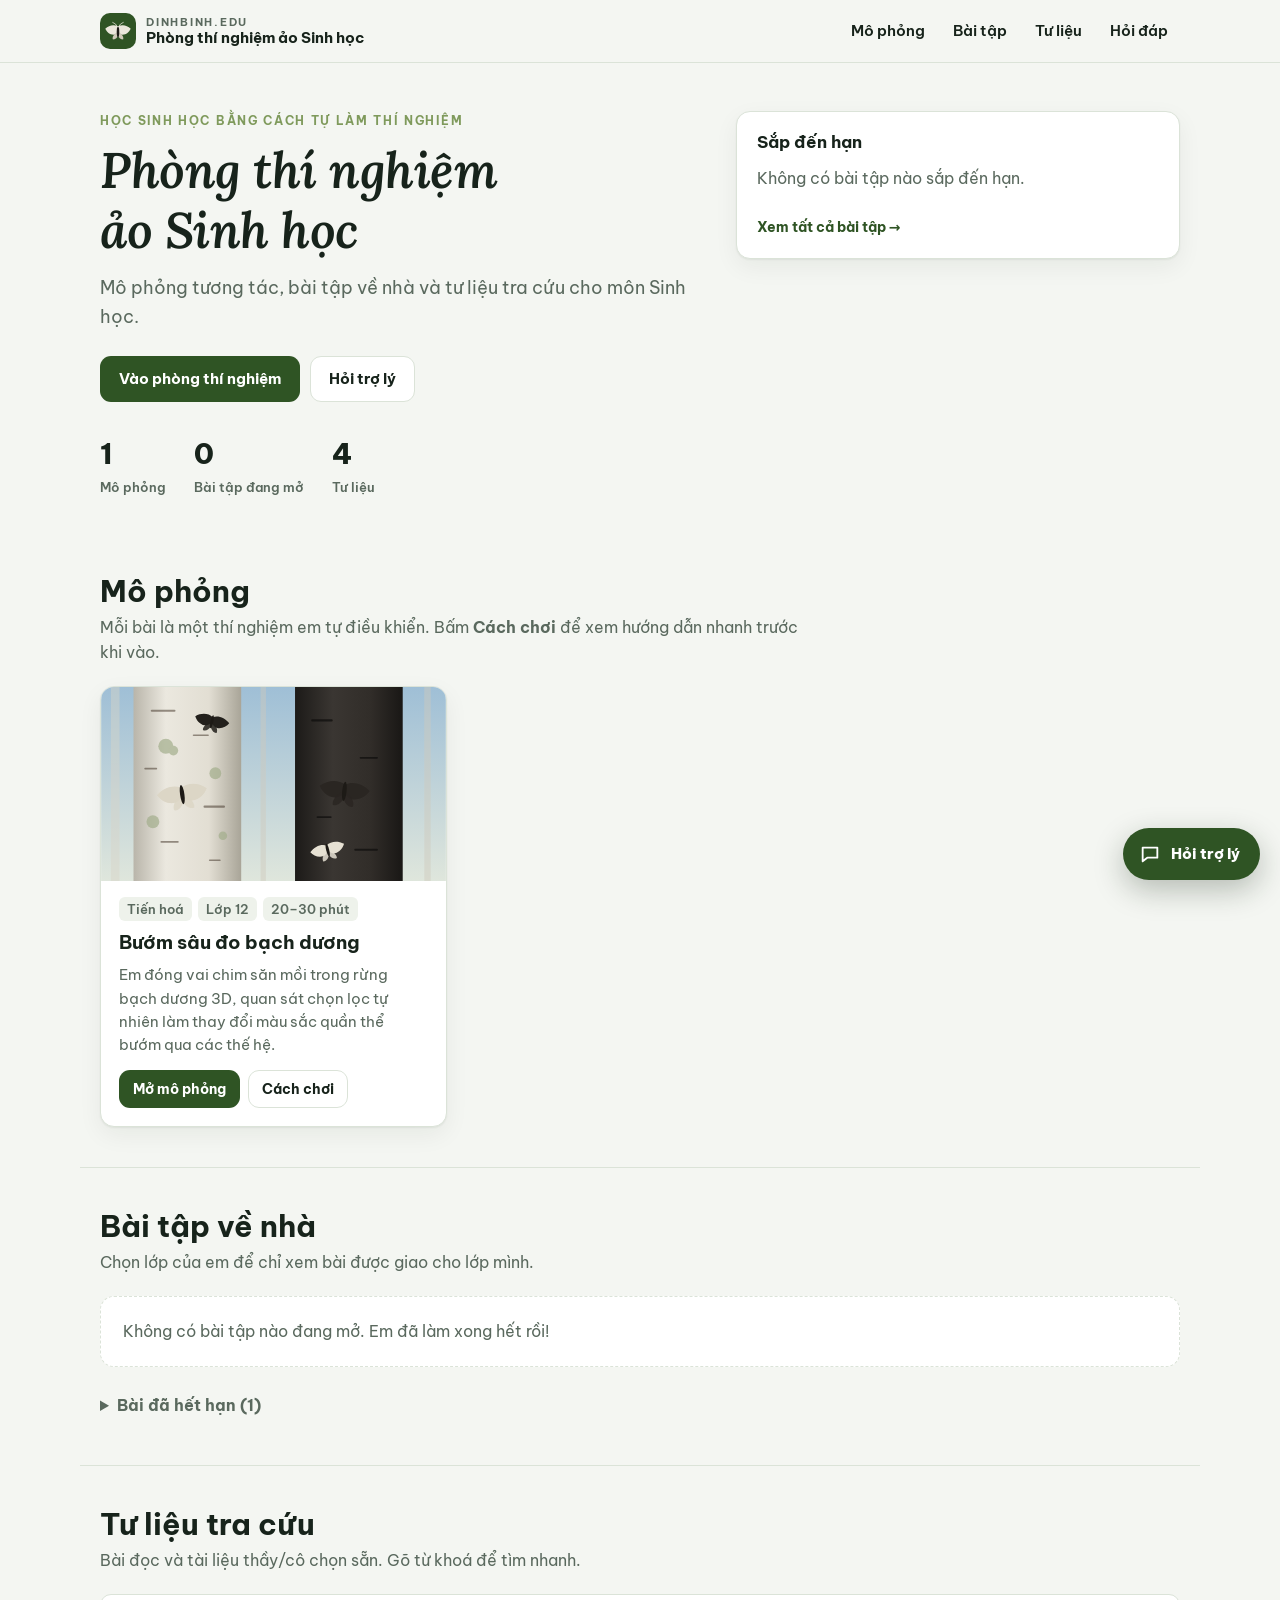
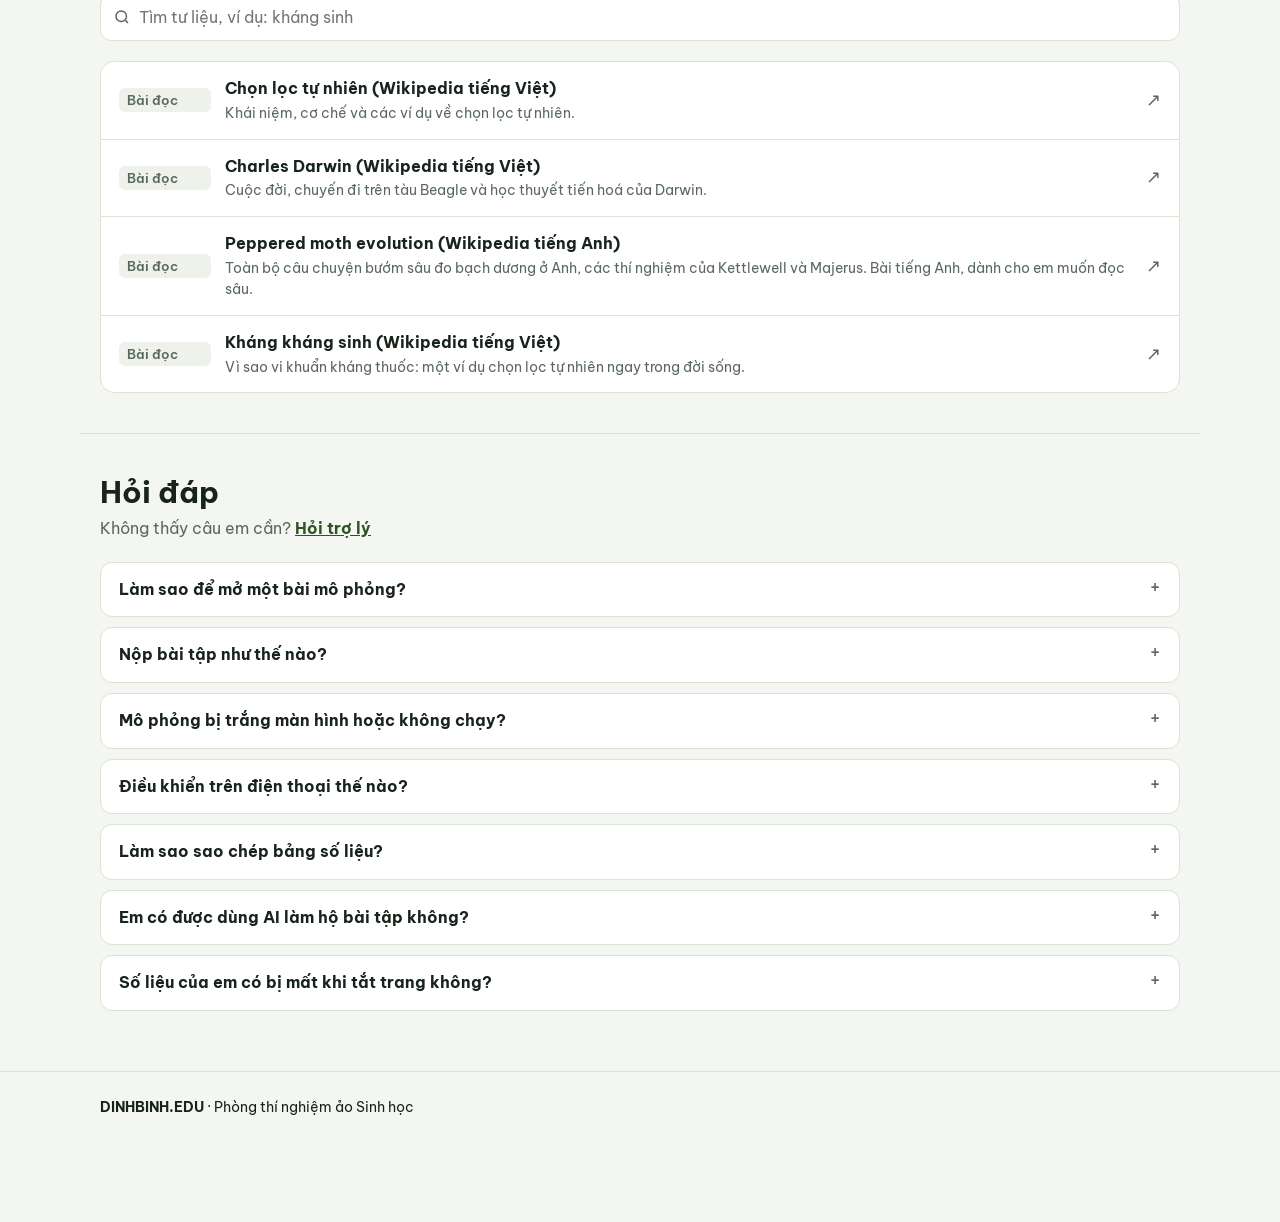
<file: index.html>
<!DOCTYPE html>
<html lang="vi">
<head>
<meta charset="utf-8">
<meta name="viewport" content="width=device-width, initial-scale=1, viewport-fit=cover">
<title>Phòng thí nghiệm ảo Sinh học</title>
<meta name="description" content="Mô phỏng tương tác, bài tập về nhà và tư liệu tra cứu cho môn Sinh học.">
<meta name="theme-color" content="#f4f6f2" media="(prefers-color-scheme: light)">
<meta name="theme-color" content="#0f1411" media="(prefers-color-scheme: dark)">
<link rel="icon" href="favicon.svg" type="image/svg+xml">
<link rel="preconnect" href="https://fonts.googleapis.com">
<link rel="preconnect" href="https://fonts.gstatic.com" crossorigin>
<link rel="stylesheet" href="https://fonts.googleapis.com/css2?family=Be+Vietnam+Pro:wght@400;500;600;700;800&family=Lora:ital,wght@1,500;1,600&display=swap">
<link rel="stylesheet" href="style.css">
</head>
<body>
<a class="skip" href="#main">Bỏ qua, đến nội dung chính</a>

<header class="topbar">
  <div class="wrap bar">
    <a class="logo" href="#top" id="top-link">
      <svg class="logo-mark" viewBox="0 0 40 40" aria-hidden="true">
        <path class="w1" d="M20 14C15 11 8 12 3 17c2 4 6 8 11 8 3 0 5-3 6-5zM20 14c5-3 12-2 17 3-2 4-6 8-11 8-3 0-5-3-6-5z"/>
        <path class="w2" d="M20 21c-4 2-8 6-7 10 3 1 6-2 7-5zM20 21c4 2 8 6 7 10-3 1-6-2-7-5z"/>
        <ellipse class="bd" cx="20" cy="21" rx="1.7" ry="7"/>
        <path class="an" d="M19.4 14.5Q17 9.5 13 8.5M20.6 14.5Q23 9.5 27 8.5"/>
      </svg>
      <span class="logo-text"><b id="brand">DINHBINH.EDU</b><span id="site-name">Phòng thí nghiệm ảo Sinh học</span></span>
    </a>
    <nav class="nav" aria-label="Các mục chính">
      <a href="#mo-phong">Mô phỏng</a>
      <a href="#bai-tap">Bài tập</a>
      <a href="#tu-lieu">Tư liệu</a>
      <a href="#hoi-dap">Hỏi đáp</a>
    </nav>
  </div>
</header>

<main id="main">
  <section class="hero wrap" id="top">
    <div class="hero-text">
      <p class="eyebrow">Học Sinh học bằng cách tự làm thí nghiệm</p>
      <h1 id="hero-title">Phòng thí nghiệm ảo Sinh học</h1>
      <p class="hero-desc" id="hero-desc">Mô phỏng tương tác, bài tập về nhà và tư liệu tra cứu cho môn Sinh học.</p>
      <div class="hero-actions">
        <a class="btn primary" href="#mo-phong">Vào phòng thí nghiệm</a>
        <button type="button" class="btn ghost" data-open-chat>Hỏi trợ lý</button>
      </div>
      <dl class="hero-stats">
        <div><dt>Mô phỏng</dt><dd id="stat-sims">–</dd></div>
        <div><dt>Bài tập đang mở</dt><dd id="stat-hw">–</dd></div>
        <div><dt>Tư liệu</dt><dd id="stat-res">–</dd></div>
      </dl>
    </div>
    <aside class="due-card" aria-labelledby="due-h">
      <div class="due-head">
        <h2 id="due-h">Sắp đến hạn</h2>
        <span class="due-class" id="due-class"></span>
      </div>
      <ol class="due-list" id="due-list"><li class="muted">Đang tải bài tập…</li></ol>
      <a class="due-more" href="#bai-tap">Xem tất cả bài tập →</a>
    </aside>
  </section>

  <section class="section wrap" id="mo-phong" aria-labelledby="h-sims">
    <div class="sec-head">
      <h2 id="h-sims">Mô phỏng</h2>
      <p>Mỗi bài là một thí nghiệm em tự điều khiển. Bấm <b>Cách chơi</b> để xem hướng dẫn nhanh trước khi vào.</p>
    </div>
    <div class="filters" id="sim-filters" role="group" aria-label="Lọc theo chủ đề" hidden></div>
    <div class="sim-grid" id="sim-grid"></div>
  </section>

  <section class="section wrap" id="bai-tap" aria-labelledby="h-hw">
    <div class="sec-head">
      <h2 id="h-hw">Bài tập về nhà</h2>
      <p id="hw-note">Chọn lớp của em để chỉ xem bài được giao cho lớp mình.</p>
    </div>
    <div class="filters" id="hw-filters" role="group" aria-label="Lọc theo lớp"></div>
    <div class="hw-list" id="hw-list"></div>
    <details class="hw-past" id="hw-past" hidden>
      <summary>Bài đã hết hạn (<span id="hw-past-n">0</span>)</summary>
      <div class="hw-list" id="hw-past-list"></div>
    </details>
  </section>

  <section class="section wrap" id="tu-lieu" aria-labelledby="h-res">
    <div class="sec-head">
      <h2 id="h-res">Tư liệu tra cứu</h2>
      <p>Bài đọc và tài liệu thầy/cô chọn sẵn. Gõ từ khoá để tìm nhanh.</p>
    </div>
    <div class="res-tools">
      <label class="search">
        <svg viewBox="0 0 24 24" aria-hidden="true"><circle cx="11" cy="11" r="7"/><path d="m20 20-3.5-3.5"/></svg>
        <input type="search" id="res-q" placeholder="Tìm tư liệu, ví dụ: kháng sinh" aria-label="Tìm tư liệu">
      </label>
      <div class="filters" id="res-filters" role="group" aria-label="Lọc theo loại tư liệu"></div>
    </div>
    <ul class="res-list" id="res-list"></ul>
  </section>

  <section class="section wrap" id="hoi-dap" aria-labelledby="h-faq">
    <div class="sec-head">
      <h2 id="h-faq">Hỏi đáp</h2>
      <p>Không thấy câu em cần? <button type="button" class="linklike" data-open-chat>Hỏi trợ lý</button></p>
    </div>
    <div class="faq" id="faq-list"></div>
  </section>
</main>

<footer class="foot">
  <div class="wrap foot-in">
    <p><b id="foot-brand">DINHBINH.EDU</b> · <span id="foot-name">Phòng thí nghiệm ảo Sinh học</span></p>
    <p class="muted" id="foot-contact"></p>
  </div>
</footer>

<div class="config-error" id="config-error" role="alert" hidden>
  <b>Không đọc được file cấu hình (config.js).</b>
  <span>Thường do thiếu hoặc thừa một dấu phẩy, dấu nháy hoặc dấu ngoặc ở lần sửa gần nhất. Hãy mở lại config.js và kiểm tra quanh chỗ vừa sửa.</span>
</div>

<script>
  // Always fetch the newest config.js (teachers edit it often; browsers would otherwise keep an old copy for ~10 minutes).
  // async=false keeps the three scripts running in order: config → app → chat.
  (function () {
    var v = Date.now();
    ['config.js?v=' + v, 'app.js?v=2', 'chat.js?v=2'].forEach(function (src) {
      var s = document.createElement('script');
      s.src = src; s.async = false;
      document.body.appendChild(s);
    });
  })();
</script>
</body>
</html>
</file>
<file: style.css>
/* ============ Tokens ============ */
:root {
  color-scheme: light;
  --bg: #f4f6f2;
  --surface: #ffffff;
  --surface-2: #eef2eb;
  --ink: #17231b;
  --muted: #5a695e;
  --line: #dbe3d8;
  --accent: #2f5424;          /* moss */
  --accent-ink: #ffffff;
  --accent-soft: #e3ecd9;
  --lichen: #7f9a5c;
  --due-soon: #b7791f;        /* amber: due within 2 days */
  --due-soon-soft: #f8ecd6;
  --due-late: #b3432f;
  --due-late-soft: #f6e0da;
  --due-ok: #2f6b43;
  --due-ok-soft: #dfeee2;
  --shadow: 0 1px 2px rgba(20, 35, 25, .06), 0 8px 24px rgba(20, 35, 25, .06);
  --radius: 14px;
  --font: 'Be Vietnam Pro', system-ui, 'Segoe UI', Roboto, sans-serif;
  --display: 'Lora', Georgia, 'Times New Roman', serif;
}
@media (prefers-color-scheme: dark) {
  :root:not([data-theme="light"]) {
    color-scheme: dark;
    --bg: #0f1411; --surface: #161d18; --surface-2: #1c251f; --ink: #e7ece5; --muted: #9aa89d; --line: #28332b;
    --accent: #b3cf94; --accent-ink: #132010; --accent-soft: #223020; --lichen: #9fb883;
    --due-soon: #e2a94f; --due-soon-soft: #332813; --due-late: #e58a74; --due-late-soft: #37201a;
    --due-ok: #86c996; --due-ok-soft: #1a2d20;
    --shadow: 0 1px 2px rgba(0,0,0,.3), 0 8px 24px rgba(0,0,0,.25);
  }
}
:root[data-theme="dark"] {
  color-scheme: dark;
  --bg: #0f1411; --surface: #161d18; --surface-2: #1c251f; --ink: #e7ece5; --muted: #9aa89d; --line: #28332b;
  --accent: #b3cf94; --accent-ink: #132010; --accent-soft: #223020; --lichen: #9fb883;
  --due-soon: #e2a94f; --due-soon-soft: #332813; --due-late: #e58a74; --due-late-soft: #37201a;
  --due-ok: #86c996; --due-ok-soft: #1a2d20;
  --shadow: 0 1px 2px rgba(0,0,0,.3), 0 8px 24px rgba(0,0,0,.25);
}

/* ============ Base ============ */
*, *::before, *::after { box-sizing: border-box; }
[hidden] { display: none !important; }
html { scroll-behavior: smooth; scroll-padding-top: 76px; }
@media (prefers-reduced-motion: reduce) { html { scroll-behavior: auto; } * { transition: none !important; animation: none !important; } }
body { margin: 0; background: var(--bg); color: var(--ink); font: 16px/1.6 var(--font); -webkit-font-smoothing: antialiased; }
a { color: var(--accent); }
img { max-width: 100%; display: block; }
button { font: inherit; color: inherit; }
:focus-visible { outline: 2px solid var(--accent); outline-offset: 2px; border-radius: 6px; }
.wrap { width: 100%; max-width: 1120px; margin-inline: auto; padding-inline: 20px; }
.muted { color: var(--muted); }
h1, h2, h3 { text-wrap: balance; line-height: 1.2; }
.skip { position: absolute; left: -9999px; top: 8px; background: var(--accent); color: var(--accent-ink); padding: 8px 14px; border-radius: 8px; z-index: 100; }
.skip:focus { left: 12px; }

/* ============ Top bar ============ */
.topbar {
  position: sticky; top: 0; z-index: 20;
  background: color-mix(in srgb, var(--bg) 88%, transparent);
  backdrop-filter: saturate(1.2) blur(10px); -webkit-backdrop-filter: saturate(1.2) blur(10px);
  border-bottom: 1px solid var(--line);
  padding-top: env(safe-area-inset-top, 0px);
}
.bar { display: flex; align-items: center; justify-content: space-between; gap: 16px; min-height: 62px; }
.logo { display: flex; align-items: center; gap: 10px; text-decoration: none; color: var(--ink); min-width: 0; }
.logo-mark { width: 36px; height: 36px; flex: none; background: #2f5424; border-radius: 10px; padding: 3px; }
.logo-mark .w1 { fill: #ebe7db; } .logo-mark .w2 { fill: #cfc9b8; } .logo-mark .bd { fill: #1d1a16; }
.logo-mark .an { fill: none; stroke: #ebe7db; stroke-width: 1; stroke-linecap: round; }
.logo-text { display: flex; flex-direction: column; line-height: 1.15; min-width: 0; }
.logo-text b { font-size: 11px; letter-spacing: .16em; color: var(--muted); font-weight: 700; }
.logo-text span { font-weight: 700; font-size: 15px; white-space: nowrap; overflow: hidden; text-overflow: ellipsis; }
.nav { display: flex; gap: 4px; }
.nav a { text-decoration: none; color: var(--ink); font-weight: 600; font-size: 14.5px; padding: 8px 12px; border-radius: 8px; }
.nav a:hover { background: var(--surface-2); }
@media (max-width: 760px) {
  .bar { flex-wrap: wrap; gap: 4px; padding-block: 8px; }
  .nav { width: 100%; overflow-x: auto; margin-inline: -8px; }
  .nav a { padding: 6px 10px; font-size: 14px; white-space: nowrap; }
  html { scroll-padding-top: 110px; }
}

/* ============ Buttons & chips ============ */
.btn {
  display: inline-flex; align-items: center; justify-content: center; gap: 8px;
  min-height: 46px; padding: 10px 18px; border-radius: 11px; border: 1px solid transparent;
  font-weight: 700; font-size: 15px; text-decoration: none; cursor: pointer; line-height: 1.2;
}
.btn.primary { background: var(--accent); color: var(--accent-ink); }
.btn.primary:hover { filter: brightness(1.08); }
.btn.ghost { background: var(--surface); border-color: var(--line); color: var(--ink); }
.btn.ghost:hover { border-color: var(--muted); }
.btn.small { min-height: 38px; padding: 7px 13px; font-size: 14px; }
.btn[aria-disabled="true"], .btn:disabled { opacity: .5; cursor: not-allowed; filter: none; }
.linklike { background: none; border: 0; padding: 0; color: var(--accent); font-weight: 700; text-decoration: underline; cursor: pointer; }

.filters { display: flex; flex-wrap: wrap; gap: 8px; }
.chip {
  border: 1px solid var(--line); background: var(--surface); border-radius: 999px; padding: 6px 14px;
  font-size: 14px; font-weight: 600; cursor: pointer; min-height: 36px;
}
.chip:hover { border-color: var(--muted); }
.chip[aria-pressed="true"] { background: var(--accent); color: var(--accent-ink); border-color: var(--accent); }
.tag { display: inline-flex; align-items: center; gap: 6px; font-size: 12.5px; font-weight: 600; color: var(--muted); background: var(--surface-2); border-radius: 6px; padding: 2px 8px; }

/* ============ Hero ============ */
.hero { display: grid; grid-template-columns: minmax(0, 1.35fr) minmax(0, 1fr); gap: 36px; padding-block: 48px 36px; align-items: start; }
.eyebrow { margin: 0 0 10px; font-size: 12px; letter-spacing: .14em; text-transform: uppercase; font-weight: 700; color: var(--lichen); }
.hero h1 { font-family: var(--display); font-style: italic; font-weight: 600; font-size: clamp(32px, 5vw, 50px); margin: 0; letter-spacing: -.01em; }
.hero-desc { font-size: 18px; color: var(--muted); max-width: 52ch; margin: 14px 0 0; }
.hero-actions { display: flex; flex-wrap: wrap; gap: 10px; margin-top: 24px; }
.hero-stats { display: flex; flex-wrap: wrap; gap: 28px; margin: 30px 0 0; }
.hero-stats div { display: flex; flex-direction: column-reverse; }
.hero-stats dt { font-size: 12.5px; color: var(--muted); font-weight: 600; }
.hero-stats dd { margin: 0; font-size: 28px; font-weight: 800; font-variant-numeric: tabular-nums; }

.due-card { background: var(--surface); border: 1px solid var(--line); border-radius: var(--radius); box-shadow: var(--shadow); padding: 20px; display: flex; flex-direction: column; gap: 14px; }
.due-head { display: flex; justify-content: space-between; align-items: baseline; gap: 10px; }
.due-card h2 { margin: 0; font-size: 17px; }
.due-class { font-size: 12.5px; color: var(--muted); font-weight: 600; }
.due-list { list-style: none; margin: 0; padding: 0; display: flex; flex-direction: column; }
.due-list li { display: grid; grid-template-columns: 52px 1fr; gap: 12px; align-items: center; padding-block: 10px; border-top: 1px solid var(--line); }
.due-list li:first-child { border-top: 0; padding-top: 0; }
.due-list li.muted { display: block; }
.due-list a { color: var(--ink); text-decoration: none; font-weight: 600; font-size: 14.5px; line-height: 1.35; }
.due-list a:hover { text-decoration: underline; }
.due-list small { display: block; color: var(--muted); font-size: 12.5px; margin-top: 2px; }
.due-more { font-weight: 700; font-size: 14px; text-decoration: none; }
@media (max-width: 860px) { .hero { grid-template-columns: 1fr; padding-block: 32px 24px; gap: 24px; } }

/* date tile, shared by hero list and homework cards */
.date-tile { border-radius: 10px; text-align: center; padding: 6px 4px; font-variant-numeric: tabular-nums; line-height: 1.1; background: var(--due-ok-soft); color: var(--due-ok); }
.date-tile b { display: block; font-size: 20px; font-weight: 800; }
.date-tile span { font-size: 11px; font-weight: 700; text-transform: uppercase; letter-spacing: .04em; }
.date-tile.soon { background: var(--due-soon-soft); color: var(--due-soon); }
.date-tile.late { background: var(--due-late-soft); color: var(--due-late); }

/* ============ Sections ============ */
.section { padding-block: 40px; display: flex; flex-direction: column; gap: 20px; }
.section + .section { border-top: 1px solid var(--line); }
.sec-head h2 { font-size: clamp(24px, 3vw, 30px); margin: 0; }
.sec-head p { margin: 6px 0 0; color: var(--muted); max-width: 65ch; }

/* ============ Simulations ============ */
.sim-grid { display: grid; grid-template-columns: repeat(auto-fill, minmax(290px, 1fr)); gap: 20px; }
.sim-card { background: var(--surface); border: 1px solid var(--line); border-radius: var(--radius); overflow: hidden; display: flex; flex-direction: column; box-shadow: var(--shadow); }
.sim-cover { aspect-ratio: 16 / 9; max-width: 100%; background: var(--surface-2); display: block; overflow: hidden; }
.sim-cover img { width: 100%; height: 100%; object-fit: cover; transition: transform .4s; }
.sim-card:hover .sim-cover img { transform: scale(1.03); }
.sim-cover.gen { display: grid; place-items: center; background: linear-gradient(135deg, var(--accent-soft), var(--surface-2)); font-family: var(--display); font-style: italic; font-size: 44px; color: var(--accent); }
.sim-body { padding: 16px 18px 18px; display: flex; flex-direction: column; gap: 10px; flex: 1; }
.sim-meta { display: flex; flex-wrap: wrap; gap: 6px; }
.sim-body h3 { margin: 0; font-size: 19px; }
.sim-body p { margin: 0; color: var(--muted); font-size: 14.5px; }
.sim-how { font-size: 14px; background: var(--surface-2); border-radius: 10px; padding: 10px 12px; color: var(--ink); }
.sim-actions { display: flex; flex-wrap: wrap; gap: 8px; margin-top: auto; padding-top: 4px; }

/* ============ Homework ============ */
.hw-list { display: flex; flex-direction: column; gap: 14px; }
.hw-card { background: var(--surface); border: 1px solid var(--line); border-radius: var(--radius); padding: 18px; display: grid; grid-template-columns: 64px minmax(0, 1fr); gap: 16px; }
.hw-card .date-tile { padding: 8px 4px; align-self: start; }
.hw-card .date-tile b { font-size: 24px; }
.hw-main { display: flex; flex-direction: column; gap: 8px; min-width: 0; }
.hw-top { display: flex; flex-wrap: wrap; align-items: center; gap: 8px; }
.hw-card h3 { margin: 0; font-size: 18px; flex-basis: 100%; }
.status { font-size: 12.5px; font-weight: 700; border-radius: 999px; padding: 2px 10px; background: var(--due-ok-soft); color: var(--due-ok); }
.status.soon { background: var(--due-soon-soft); color: var(--due-soon); }
.status.late { background: var(--due-late-soft); color: var(--due-late); }
.hw-req { margin: 0; font-size: 14.5px; }
.hw-actions { display: flex; flex-wrap: wrap; gap: 8px; margin-top: 4px; }
.hw-empty { background: var(--surface); border: 1px dashed var(--line); border-radius: var(--radius); padding: 22px; color: var(--muted); }
.hw-past summary { cursor: pointer; font-weight: 700; color: var(--muted); padding: 6px 0; }
.hw-past .hw-list { margin-top: 12px; opacity: .8; }
@media (max-width: 520px) { .hw-card { grid-template-columns: 1fr; } .hw-card .date-tile { display: inline-flex; gap: 6px; align-items: baseline; justify-self: start; padding: 4px 10px; } .hw-card .date-tile b { font-size: 16px; } }

/* ============ Resources ============ */
.res-tools { display: flex; flex-wrap: wrap; gap: 12px; align-items: center; }
.search { flex: 1 1 280px; display: flex; align-items: center; gap: 8px; background: var(--surface); border: 1px solid var(--line); border-radius: 11px; padding: 0 12px; min-height: 46px; }
.search:focus-within { border-color: var(--accent); }
.search svg { width: 18px; height: 18px; fill: none; stroke: var(--muted); stroke-width: 2; flex: none; }
.search input { border: 0; background: transparent; color: var(--ink); font: inherit; flex: 1; min-width: 0; outline: none; padding: 10px 0; }
.res-list { list-style: none; margin: 0; padding: 0; background: var(--surface); border: 1px solid var(--line); border-radius: var(--radius); overflow: hidden; }
.res-list li { border-top: 1px solid var(--line); }
.res-list li:first-child { border-top: 0; }
.res-item { display: grid; grid-template-columns: 92px minmax(0, 1fr) auto; gap: 14px; align-items: center; padding: 14px 18px; text-decoration: none; color: var(--ink); }
.res-item:hover { background: var(--surface-2); }
.res-item b { display: block; font-size: 15.5px; }
.res-item small { display: block; color: var(--muted); font-size: 13.5px; margin-top: 2px; }
.res-item .arrow { color: var(--muted); font-size: 18px; }
.res-none { padding: 18px; color: var(--muted); }
@media (max-width: 560px) { .res-item { grid-template-columns: minmax(0, 1fr) auto; } .res-item .tag { grid-column: 1 / -1; justify-self: start; } }

/* ============ FAQ ============ */
.faq { display: flex; flex-direction: column; gap: 10px; }
.faq details { background: var(--surface); border: 1px solid var(--line); border-radius: 12px; padding: 0 18px; }
.faq summary { cursor: pointer; font-weight: 700; padding: 14px 0; list-style: none; display: flex; justify-content: space-between; gap: 12px; }
.faq summary::-webkit-details-marker { display: none; }
.faq summary::after { content: "+"; color: var(--muted); font-weight: 400; font-size: 20px; line-height: 1; }
.faq details[open] summary::after { content: "−"; }
.faq .ans { padding: 0 0 16px; color: var(--ink); font-size: 15px; }
.faq .ans p { margin: 0; }

/* ============ Footer & errors ============ */
.foot { border-top: 1px solid var(--line); margin-top: 20px; padding-bottom: calc(80px + env(safe-area-inset-bottom, 0px)); }
.foot-in { display: flex; flex-wrap: wrap; justify-content: space-between; gap: 8px 20px; padding-block: 24px; font-size: 14px; }
.foot-in p { margin: 0; }
.config-error { position: fixed; left: 16px; right: 16px; top: 16px; z-index: 200; background: var(--due-late-soft); color: var(--ink); border: 1px solid var(--due-late); border-radius: 12px; padding: 14px 16px; display: flex; flex-direction: column; gap: 4px; box-shadow: var(--shadow); }

/* ============ Chat widget ============ */
.chat-fab {
  position: fixed; right: 20px; bottom: calc(20px + env(safe-area-inset-bottom, 0px)); z-index: 40;
  display: inline-flex; align-items: center; gap: 10px; min-height: 52px; padding: 0 20px 0 16px;
  border-radius: 999px; border: 0; background: var(--accent); color: var(--accent-ink);
  font-weight: 800; font-size: 15px; cursor: pointer; box-shadow: 0 10px 30px rgba(20, 40, 20, .28);
}
.chat-fab svg { width: 22px; height: 22px; fill: none; stroke: currentColor; stroke-width: 2; stroke-linejoin: round; }
.chat-fab:hover { filter: brightness(1.08); }
.chat {
  position: fixed; right: 20px; bottom: calc(20px + env(safe-area-inset-bottom, 0px)); z-index: 50;
  width: min(400px, calc(100vw - 32px)); height: min(620px, calc(100vh - 110px));
  background: var(--surface); border: 1px solid var(--line); border-radius: 18px; box-shadow: 0 20px 60px rgba(10, 20, 12, .3);
  display: flex; flex-direction: column; overflow: hidden;
}
.chat-head { display: flex; align-items: center; gap: 10px; padding: 12px 12px 12px 16px; border-bottom: 1px solid var(--line); background: var(--surface-2); }
.chat-head .av { width: 34px; height: 34px; border-radius: 10px; background: #2f5424; flex: none; display: grid; place-items: center; }
.chat-head .av svg { width: 26px; height: 26px; }
.chat-head .t { flex: 1; min-width: 0; line-height: 1.25; }
.chat-head b { display: block; font-size: 15px; }
.chat-head small { color: var(--muted); font-size: 12.5px; }
.chat-head .mode { display: inline-block; font-size: 11px; font-weight: 700; padding: 1px 7px; border-radius: 999px; background: var(--accent-soft); color: var(--accent); margin-left: 4px; vertical-align: 1px; }
.icon-btn { width: 38px; height: 38px; border-radius: 10px; border: 0; background: transparent; cursor: pointer; font-size: 20px; color: var(--muted); display: grid; place-items: center; }
.icon-btn:hover { background: var(--line); color: var(--ink); }
.chat-log { flex: 1; overflow-y: auto; padding: 16px; display: flex; flex-direction: column; gap: 12px; overscroll-behavior: contain; }
.msg { max-width: 88%; padding: 10px 13px; border-radius: 14px; font-size: 14.5px; line-height: 1.5; overflow-wrap: anywhere; }
.msg.bot { background: var(--surface-2); align-self: flex-start; border-bottom-left-radius: 4px; }
.msg.me { background: var(--accent); color: var(--accent-ink); align-self: flex-end; border-bottom-right-radius: 4px; }
.msg p { margin: 0 0 6px; } .msg p:last-child { margin-bottom: 0; }
.msg ul, .msg ol { margin: 4px 0 6px; padding-left: 20px; }
.msg a { color: var(--accent); font-weight: 600; }
.msg.me a { color: inherit; }
.msg code { font-size: 13px; background: var(--line); padding: 1px 5px; border-radius: 5px; }
.msg.typing { color: var(--muted); font-style: italic; }
.msg .src { display: block; margin-top: 6px; font-size: 11.5px; color: var(--muted); }
.chat-chips { display: flex; gap: 6px; padding: 0 16px 10px; flex-wrap: wrap; }
.chat-chips button { border: 1px solid var(--line); background: var(--surface); border-radius: 999px; padding: 5px 12px; font-size: 13px; font-weight: 600; cursor: pointer; }
.chat-chips button:hover { border-color: var(--accent); color: var(--accent); }
.chat-form { display: flex; gap: 8px; padding: 10px 12px calc(12px + env(safe-area-inset-bottom, 0px)); border-top: 1px solid var(--line); }
.chat-form textarea {
  flex: 1; resize: none; border: 1px solid var(--line); border-radius: 12px; padding: 10px 12px; font: 15px/1.4 var(--font);
  background: var(--bg); color: var(--ink); max-height: 120px; min-height: 44px;
}
.chat-form textarea:focus { outline: none; border-color: var(--accent); }
.chat-form button { flex: none; width: 46px; height: 46px; border-radius: 12px; border: 0; background: var(--accent); color: var(--accent-ink); cursor: pointer; display: grid; place-items: center; align-self: flex-end; }
.chat-form button svg { width: 20px; height: 20px; fill: currentColor; }
.chat-form button:disabled { opacity: .5; cursor: default; }
.chat-note { font-size: 11.5px; color: var(--muted); padding: 0 16px 8px; margin: 0; }
@media (max-width: 560px) {
  .chat { right: 0; bottom: 0; width: 100vw; height: 100%; border-radius: 0; border: 0; padding-top: env(safe-area-inset-top, 0px); }
  .chat-fab { right: 16px; }
}
</file>
